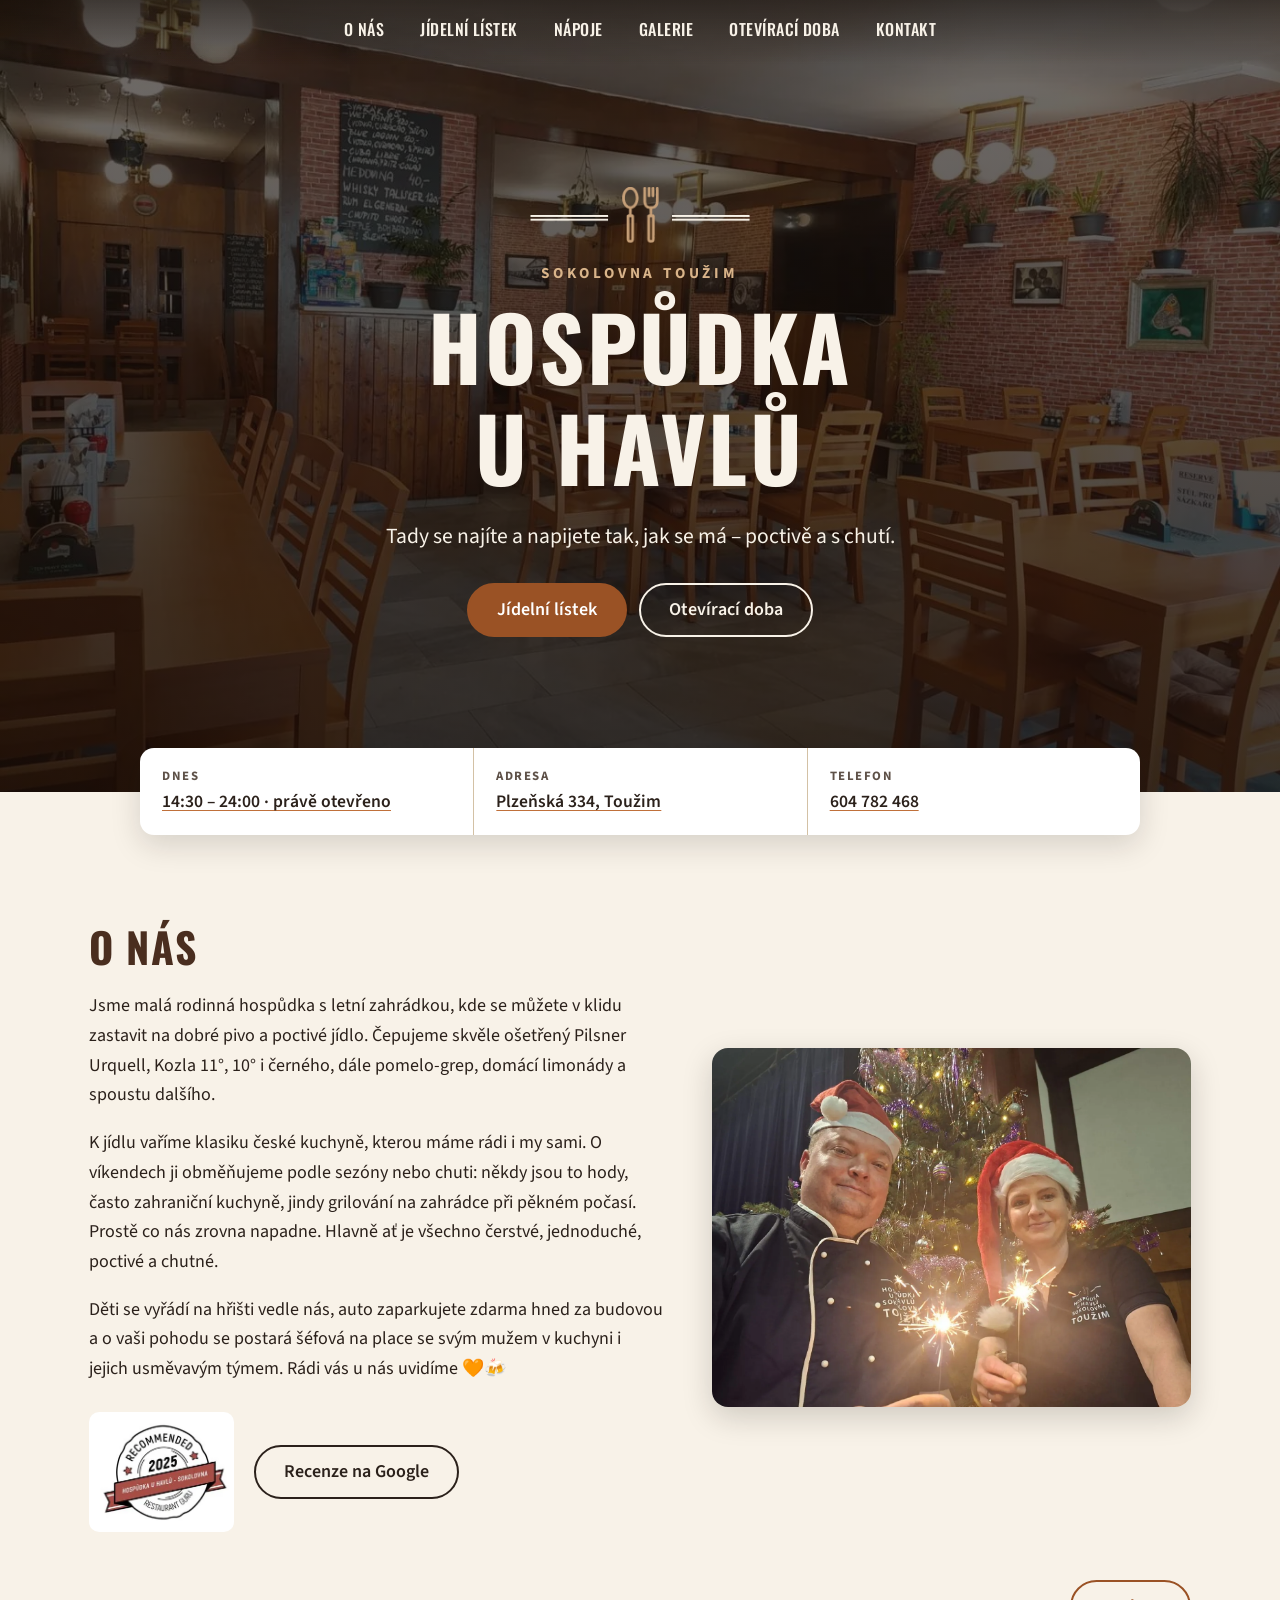
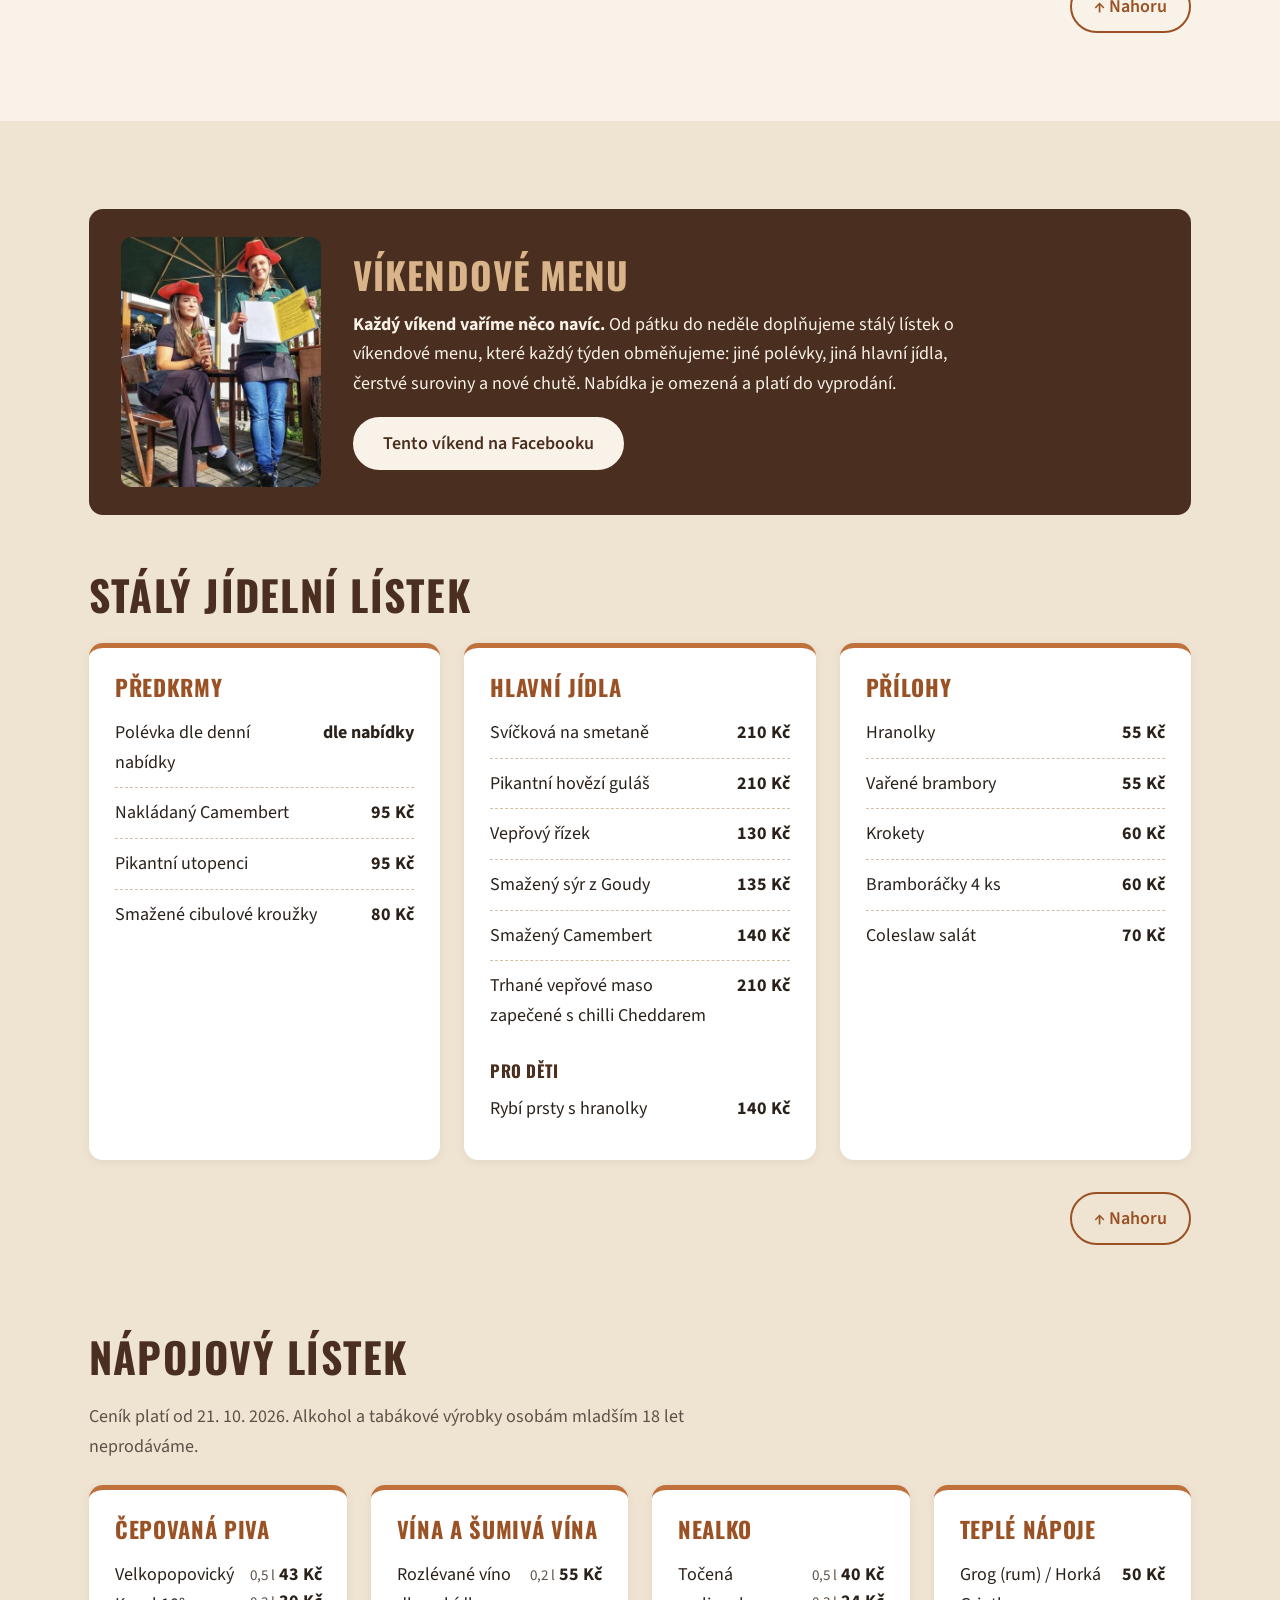
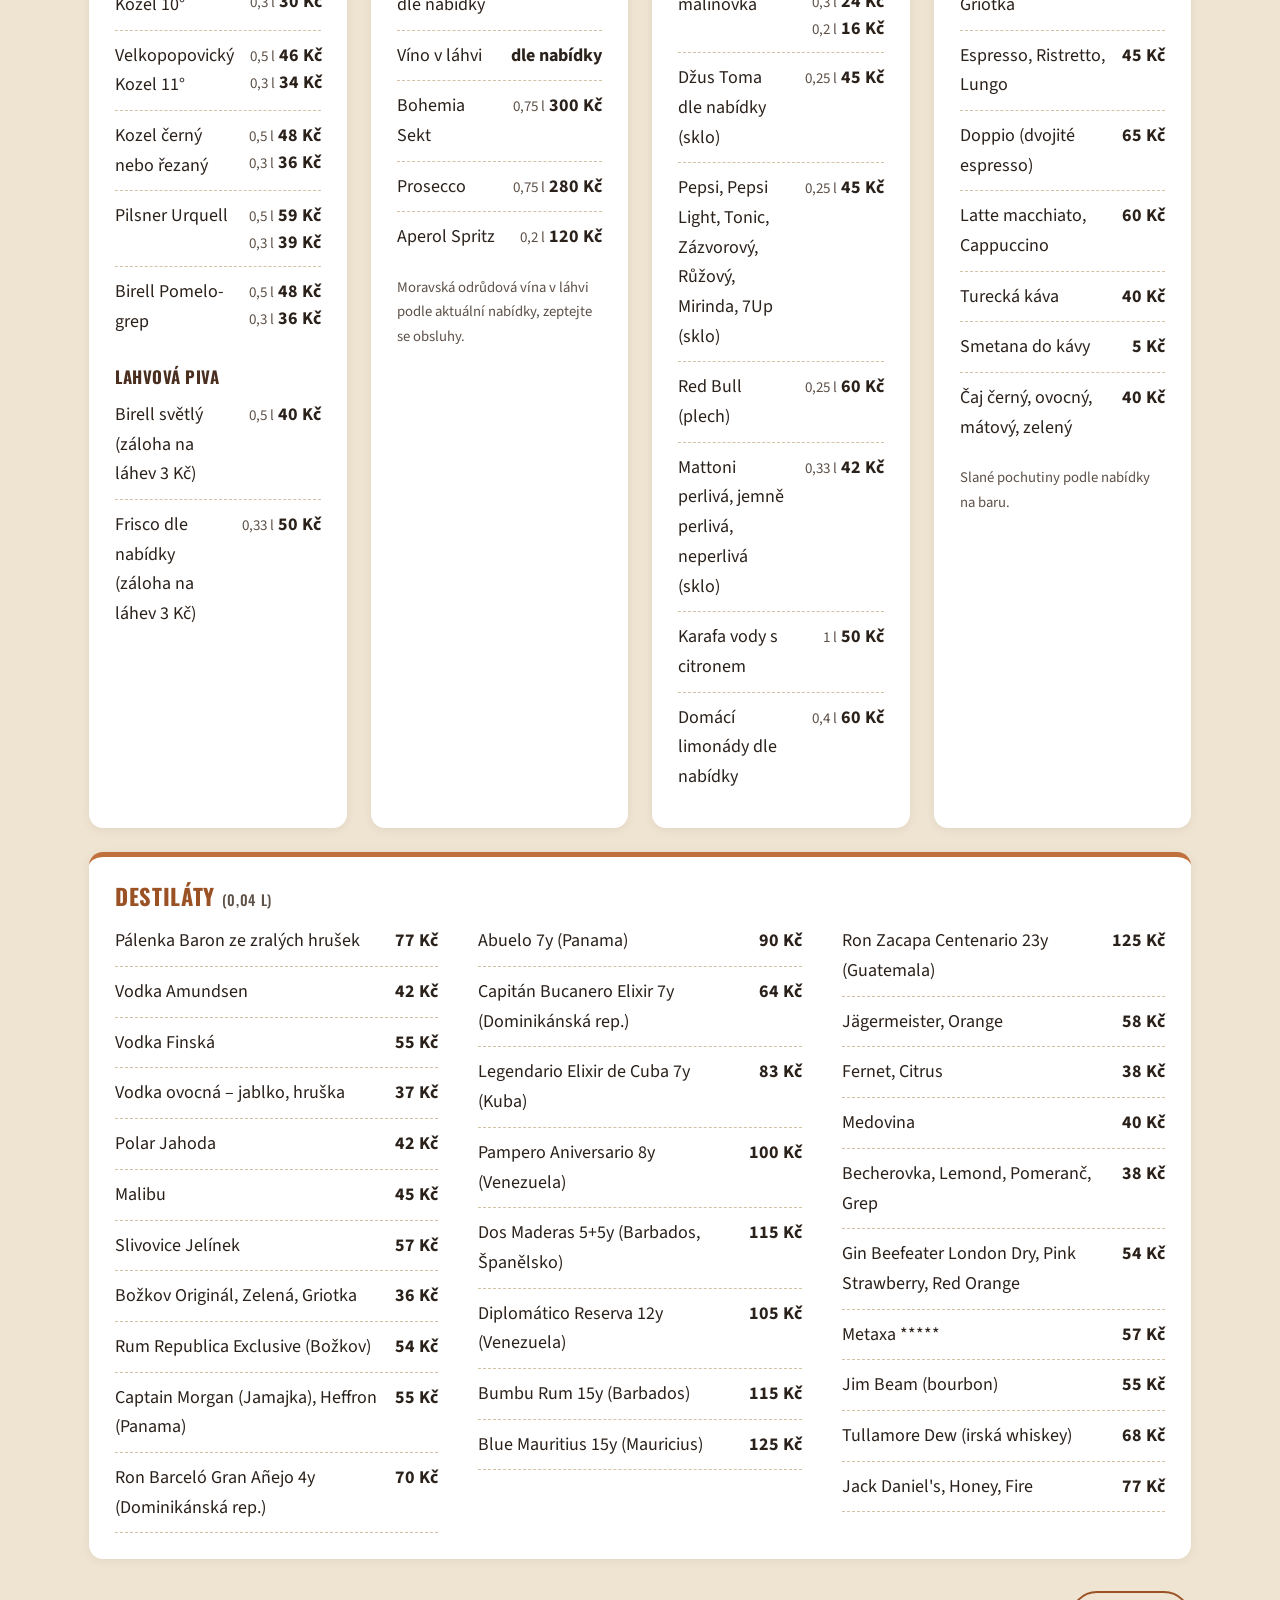
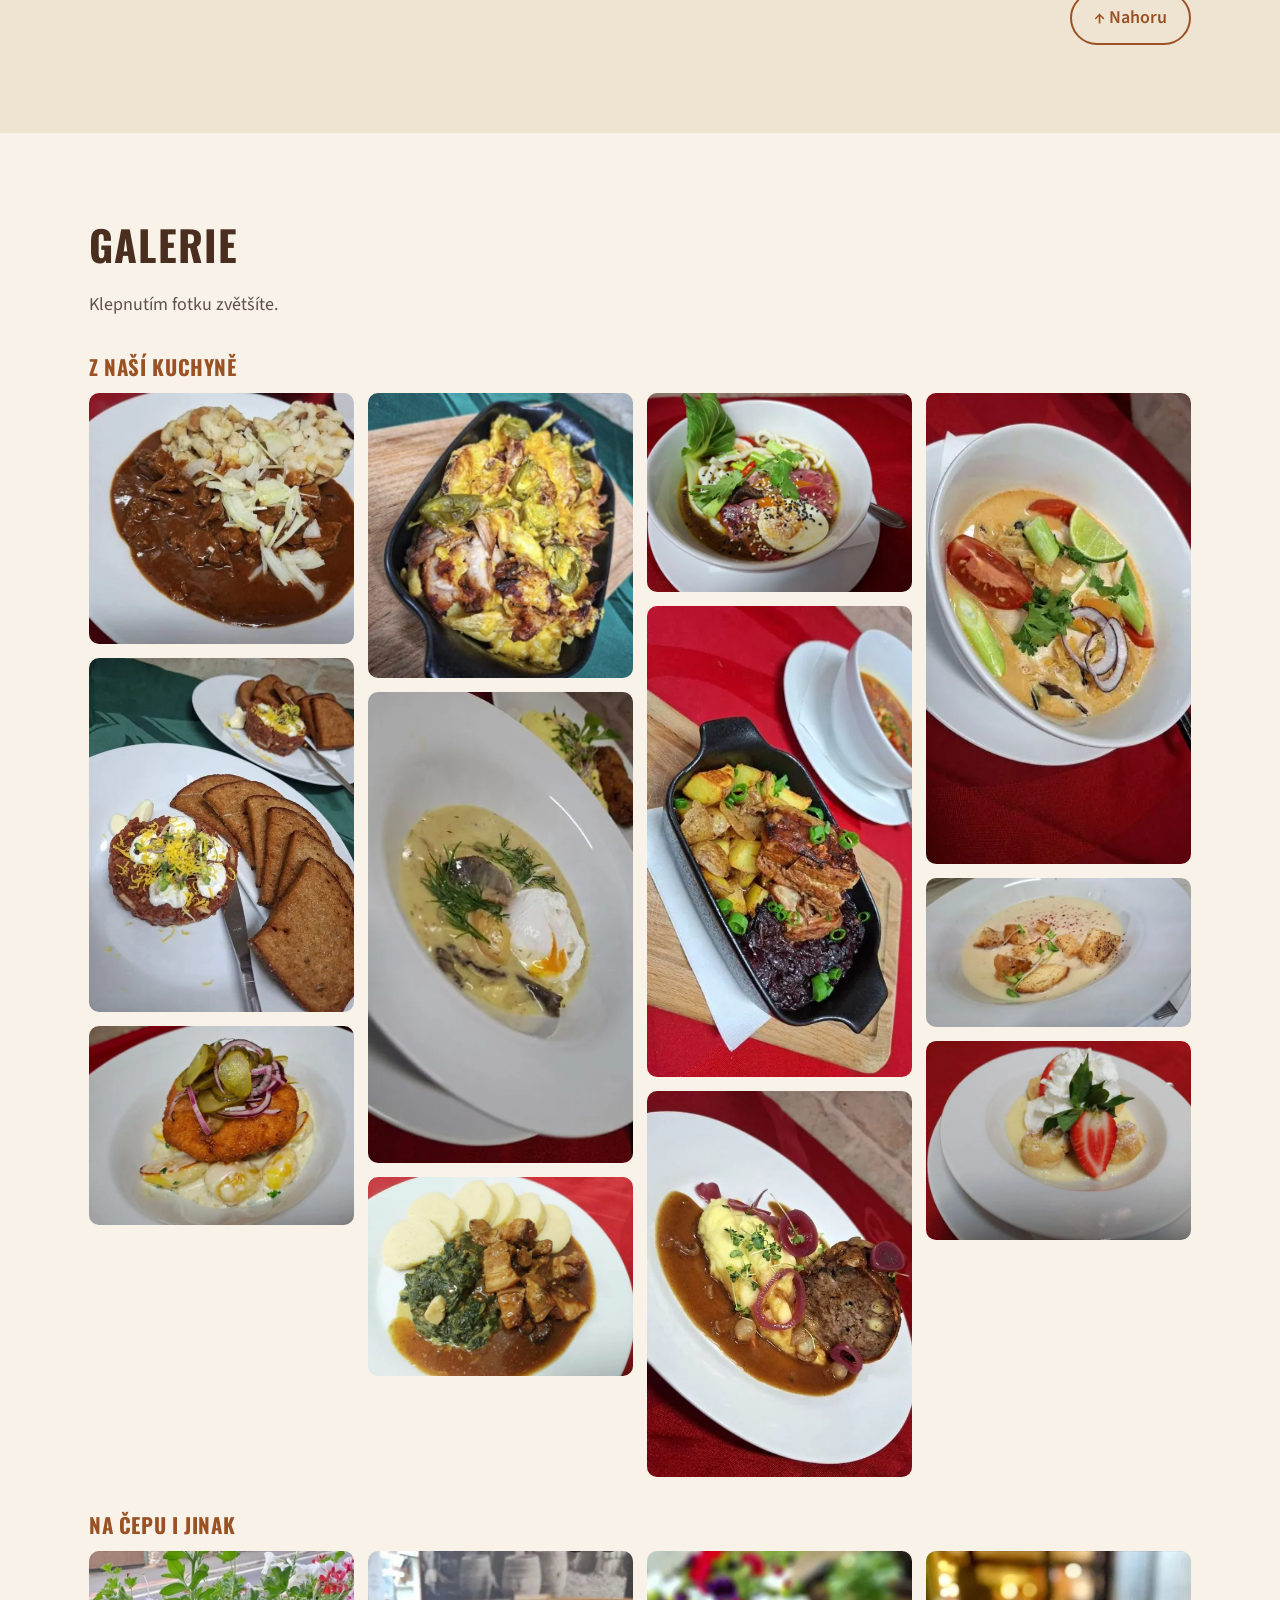
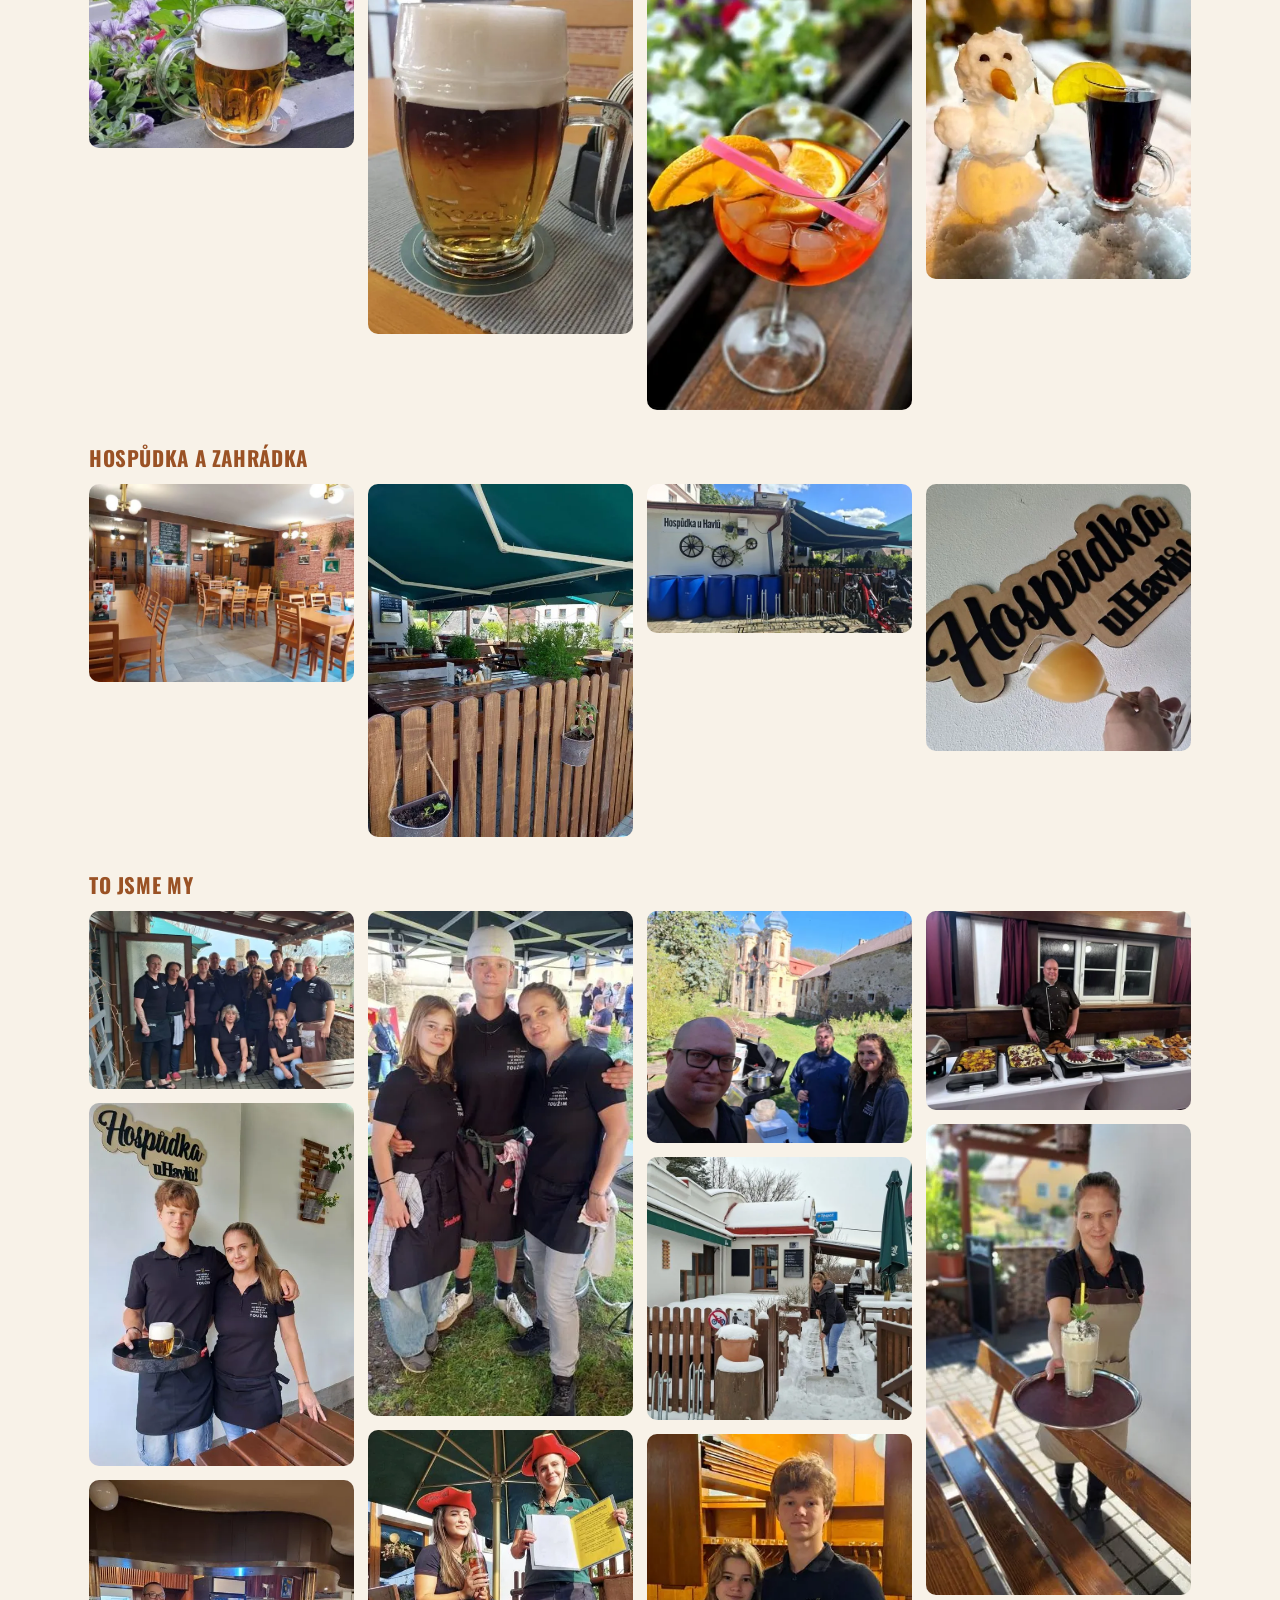
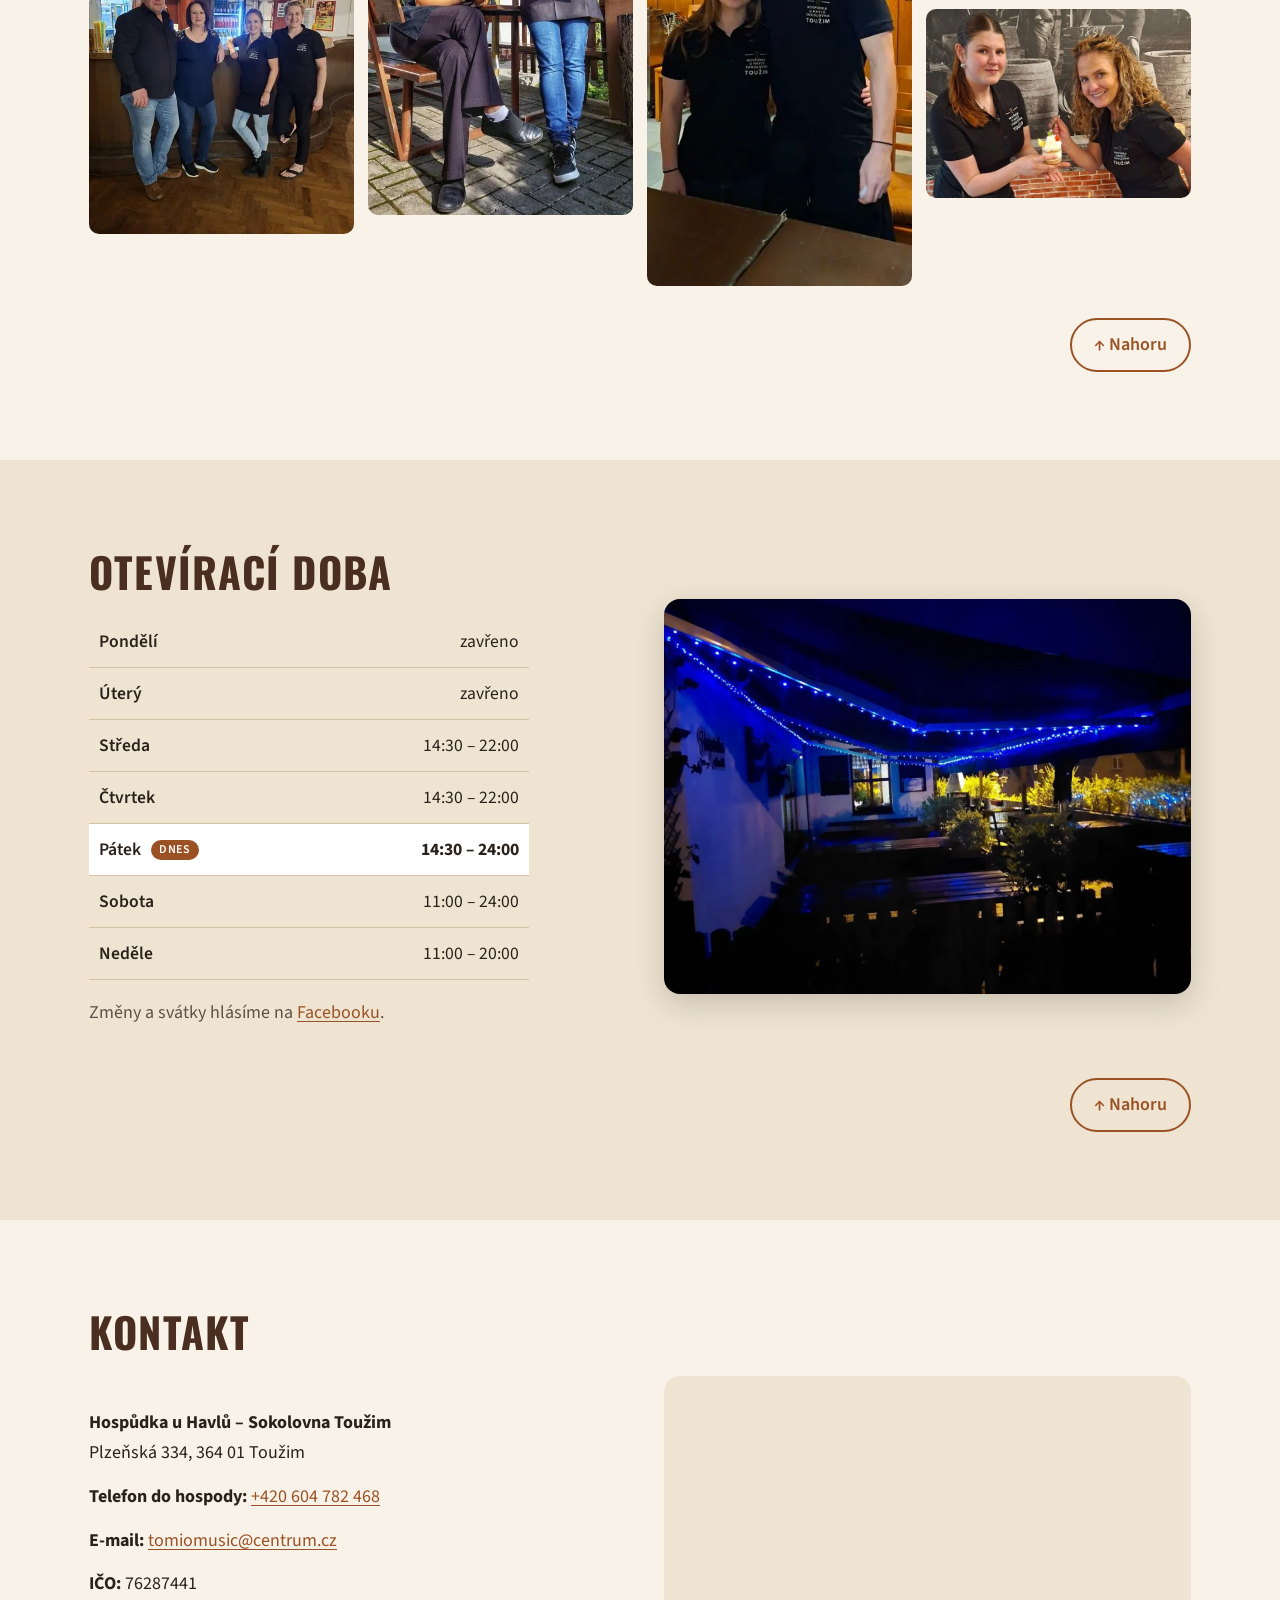
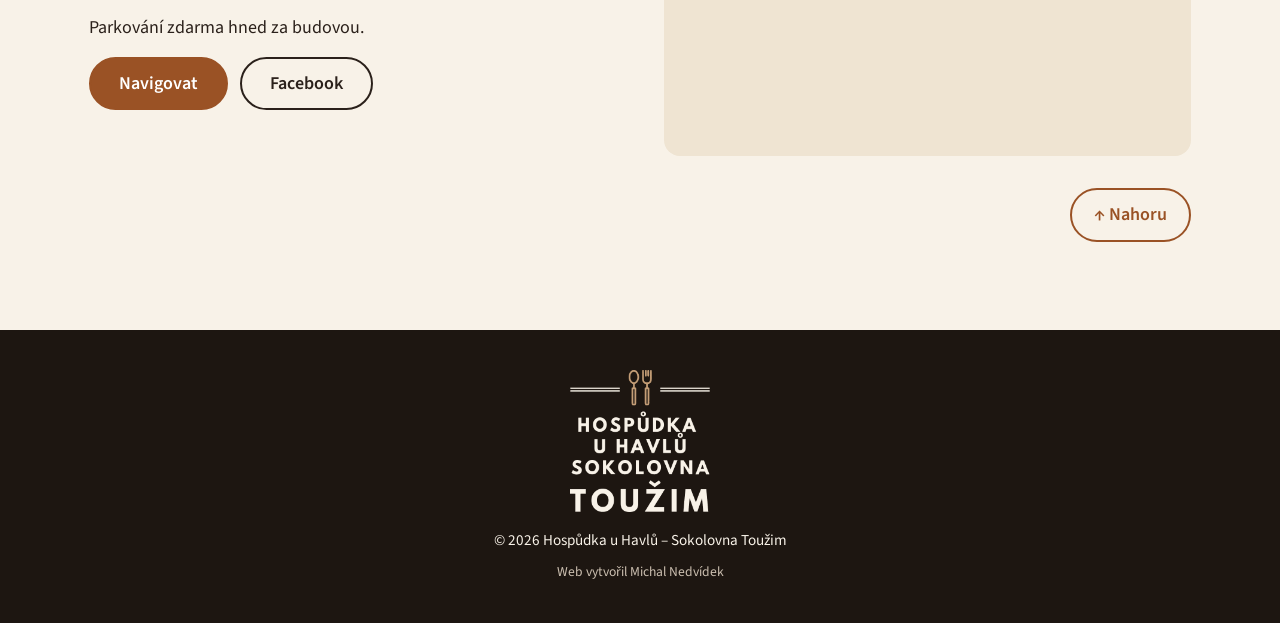
<file: index.html>
<!doctype html>
<html lang="cs">
<head>
  <meta charset="utf-8">
  <meta name="viewport" content="width=device-width, initial-scale=1">
  <title>Hospůdka u Havlů – Sokolovna Toužim</title>
  <meta name="description" content="Rodinná hospůdka v Sokolovně v Toužimi. Poctivá česká kuchyně, Pilsner Urquell a Kozel, letní zahrádka, dětské hřiště a parkování zdarma.">
  <meta name="theme-color" content="#1d1611">
  <link rel="canonical" href="https://hospudkauhavlu.cz/">
  <meta property="og:type" content="restaurant">
  <meta property="og:locale" content="cs_CZ">
  <meta property="og:url" content="https://hospudkauhavlu.cz/">
  <meta property="og:site_name" content="Hospůdka u Havlů">
  <meta property="og:title" content="Hospůdka u Havlů – Sokolovna Toužim">
  <meta property="og:description" content="Rodinná hospůdka s letní zahrádkou. Poctivá česká kuchyně, Pilsner Urquell a Kozel, víkendové speciality.">
  <meta property="og:image" content="https://hospudkauhavlu.cz/img/web/og-nahled.jpg">
  <meta property="og:image:width" content="1200">
  <meta property="og:image:height" content="630">
  <meta property="og:image:alt" content="Interiér Hospůdky u Havlů">
  <meta name="twitter:card" content="summary_large_image">
  <script type="application/ld+json">
  {
    "@context": "https://schema.org",
    "@type": "Restaurant",
    "name": "Hospůdka u Havlů – Sokolovna Toužim",
    "url": "https://hospudkauhavlu.cz/",
    "image": "https://hospudkauhavlu.cz/img/web/og-nahled.jpg",
    "logo": "https://hospudkauhavlu.cz/img/web/04-logo.jpg",
    "telephone": "+420604782468",
    "email": "tomiomusic@centrum.cz",
    "servesCuisine": "Česká kuchyně",
    "priceRange": "$$",
    "acceptsReservations": true,
    "menu": "https://hospudkauhavlu.cz/#jidelni-listek",
    "address": {
      "@type": "PostalAddress",
      "streetAddress": "Plzeňská 334",
      "addressLocality": "Toužim",
      "postalCode": "364 01",
      "addressCountry": "CZ"
    },
    "openingHoursSpecification": [
      { "@type": "OpeningHoursSpecification", "dayOfWeek": ["Wednesday", "Thursday"], "opens": "14:30", "closes": "22:00" },
      { "@type": "OpeningHoursSpecification", "dayOfWeek": "Friday", "opens": "14:30", "closes": "23:59" },
      { "@type": "OpeningHoursSpecification", "dayOfWeek": "Saturday", "opens": "11:00", "closes": "23:59" },
      { "@type": "OpeningHoursSpecification", "dayOfWeek": "Sunday", "opens": "11:00", "closes": "20:00" }
    ],
    "sameAs": ["https://www.facebook.com/restaurace.sokolovna.touzim/"]
  }
  </script>
  <link rel="icon" href="favicon.ico" sizes="32x32">
  <link rel="icon" href="img/web/ikona-192.png" type="image/png" sizes="192x192">
  <link rel="apple-touch-icon" href="img/web/ikona-180.png">
  <link rel="preload" href="fonts/source-sans-3-latin.woff2" as="font" type="font/woff2" crossorigin>
  <link rel="preload" href="fonts/oswald-latin.woff2" as="font" type="font/woff2" crossorigin>
  <link rel="preload" href="img/web/09-interier.webp" as="image" fetchpriority="high">
  <link rel="stylesheet" href="style.css?v=20261109">
</head>
<body>
  <a class="skip-link" href="#obsah">Přeskočit na obsah</a>

  <header class="topbar" id="topbar">
    <nav class="nav" aria-label="Hlavní menu">
      <button class="menu-toggle" type="button" aria-expanded="false" aria-controls="menu">Menu</button>
      <ul id="menu">
        <li><a href="#o-nas">O nás</a></li>
        <li><a href="#jidelni-listek">Jídelní lístek</a></li>
        <li><a href="#napojovy-listek">Nápoje</a></li>
        <li><a href="#galerie">Galerie</a></li>
        <li><a href="#oteviraci-doba">Otevírací doba</a></li>
        <li><a href="#kontakt">Kontakt</a></li>
      </ul>
    </nav>
  </header>

  <div class="hero" id="nahoru">
    <div class="hero-text">
      <img width="468" height="119" class="hero-icon" src="img/web/logo-ikona.png" alt="">
      <p class="eyebrow">Sokolovna Toužim</p>
      <h1>Hospůdka u&nbsp;Havlů</h1>
      <p class="lead">Tady se najíte a napijete tak, jak se má – poctivě a s chutí.</p>
      <div class="hero-buttons">
        <a href="#jidelni-listek" class="btn">Jídelní lístek</a>
        <a href="#oteviraci-doba" class="btn btn-ghost">Otevírací doba</a>
      </div>
    </div>
  </div>

  <main id="obsah">
    <ul class="quickinfo" aria-label="Rychlé informace">
      <li>
        <span class="qi-label">Dnes</span>
        <a href="#oteviraci-doba" id="dnes">Otevírací doba</a>
      </li>
      <li>
        <span class="qi-label">Adresa</span>
        <a href="https://www.google.com/maps/search/?api=1&amp;query=Hosp%C5%AFdka%20u%20Havl%C5%AF%20Sokolovna%2C%20Plze%C5%88sk%C3%A1%20334%2C%20To%C5%BEim" target="_blank" rel="noopener">Plzeňská 334, Toužim</a>
      </li>
      <li>
        <span class="qi-label">Telefon</span>
        <a href="tel:+420604782468">604 782 468</a>
      </li>
    </ul>

    <section id="o-nas" class="section about">
      <div class="about-text">
        <h2>O nás</h2>
        <p>Jsme malá rodinná hospůdka s letní zahrádkou, kde se můžete v klidu zastavit na dobré pivo a poctivé jídlo. Čepujeme skvěle ošetřený Pilsner Urquell, Kozla 11°, 10° i černého, dále pomelo-grep, domácí limonády a spoustu dalšího.</p>
        <p>K jídlu vaříme klasiku české kuchyně, kterou máme rádi i my sami. O víkendech ji obměňujeme podle sezóny nebo chuti: někdy jsou to hody, často zahraniční kuchyně, jindy grilování na zahrádce při pěkném počasí. Prostě co nás zrovna napadne. Hlavně ať je všechno čerstvé, jednoduché, poctivé a chutné.</p>
        <p>Děti se vyřádí na hřišti vedle nás, auto zaparkujete zdarma hned za budovou a o vaši pohodu se postará šéfová na place se svým mužem v kuchyni i jejich usměvavým týmem. Rádi vás u nás uvidíme 🧡🍻</p>
        <div class="badges">
          <img width="300" height="249" src="img/web/nahled/08-restaurant-guru-2025.webp" alt="Ocenění Restaurant Guru – doporučeno 2025" loading="lazy">
          <a class="btn btn-ghost-dark" href="https://www.google.com/maps/search/?api=1&query=Hosp%C5%AFdka%20u%20Havl%C5%AF%20Sokolovna%20To%C5%BEim" target="_blank" rel="noopener">Recenze na Google</a>
        </div>
      </div>
      <img width="1400" height="1050" class="about-photo" src="img/web/20-kuchar-obsluha-vanoce.webp" alt="Majitelé Hospůdky u Havlů" loading="lazy">
      <a href="#nahoru" class="section-top">↑ Nahoru</a>
    </section>

    <section id="jidelni-listek" class="section alt">
      <div class="inner">
        <div id="vikendove-menu" class="weekend">
          <img width="440" height="640" src="img/web/nahled/34-tym-vikendova-nabidka.webp" alt="Obsluha s víkendovou nabídkou na zahrádce" loading="lazy">
          <div>
            <h2>Víkendové menu</h2>
            <p><strong>Každý víkend vaříme něco navíc.</strong> Od pátku do neděle doplňujeme stálý lístek o víkendové menu, které každý týden obměňujeme: jiné polévky, jiná hlavní jídla, čerstvé suroviny a nové chutě. Nabídka je omezená a platí do vyprodání.</p>
            <p class="weekend-buttons"><a class="btn" href="https://www.facebook.com/restaurace.sokolovna.touzim/" target="_blank" rel="noopener">Tento víkend na Facebooku</a></p>
          </div>
        </div>
        <h2>Stálý jídelní lístek</h2>
        <div class="cards">
          <div class="card">
            <h3>Předkrmy</h3>
            <ul class="price-list">
              <li><span>Polévka dle denní nabídky</span><span>dle nabídky</span></li>
              <li><span>Nakládaný Camembert</span><span>95 Kč</span></li>
              <li><span>Pikantní utopenci</span><span>95 Kč</span></li>
              <li><span>Smažené cibulové kroužky</span><span>80 Kč</span></li>
            </ul>
          </div>
          <div class="card">
            <h3>Hlavní jídla</h3>
            <ul class="price-list">
              <li><span>Svíčková na smetaně</span><span>210 Kč</span></li>
              <li><span>Pikantní hovězí guláš</span><span>210 Kč</span></li>
              <li><span>Vepřový řízek</span><span>130 Kč</span></li>
              <li><span>Smažený sýr z Goudy</span><span>135 Kč</span></li>
              <li><span>Smažený Camembert</span><span>140 Kč</span></li>
              <li><span>Trhané vepřové maso zapečené s chilli Cheddarem</span><span>210 Kč</span></li>
            </ul>
            <h4>Pro děti</h4>
            <ul class="price-list">
              <li><span>Rybí prsty s hranolky</span><span>140 Kč</span></li>
            </ul>
          </div>
          <div class="card">
            <h3>Přílohy</h3>
            <ul class="price-list">
              <li><span>Hranolky</span><span>55 Kč</span></li>
              <li><span>Vařené brambory</span><span>55 Kč</span></li>
              <li><span>Krokety</span><span>60 Kč</span></li>
              <li><span>Bramboráčky 4 ks</span><span>60 Kč</span></li>
              <li><span>Coleslaw salát</span><span>70 Kč</span></li>
            </ul>
          </div>
        </div>
      </div>
      <a href="#nahoru" class="section-top">↑ Nahoru</a>
    </section>

    <section id="napojovy-listek" class="section alt joined">
      <div class="inner">
        <h2>Nápojový lístek</h2>
        <p class="note">Ceník platí od 21. 10. 2026. Alkohol a tabákové výrobky osobám mladším 18 let neprodáváme.</p>
        <div class="cards">
          <div class="card">
            <h3>Čepovaná piva</h3>
            <ul class="price-list">
              <li><span>Velkopopovický Kozel 10°</span><span class="sizes"><small>0,5 l</small> 43 Kč<br><small>0,3 l</small> 30 Kč</span></li>
              <li><span>Velkopopovický Kozel 11°</span><span class="sizes"><small>0,5 l</small> 46 Kč<br><small>0,3 l</small> 34 Kč</span></li>
              <li><span>Kozel černý nebo řezaný</span><span class="sizes"><small>0,5 l</small> 48 Kč<br><small>0,3 l</small> 36 Kč</span></li>
              <li><span>Pilsner Urquell</span><span class="sizes"><small>0,5 l</small> 59 Kč<br><small>0,3 l</small> 39 Kč</span></li>
              <li><span>Birell Pomelo-grep</span><span class="sizes"><small>0,5 l</small> 48 Kč<br><small>0,3 l</small> 36 Kč</span></li>
            </ul>
            <h4>Lahvová piva</h4>
            <ul class="price-list">
              <li><span>Birell světlý (záloha na láhev 3 Kč)</span><span class="sizes"><small>0,5 l</small> 40 Kč</span></li>
              <li><span>Frisco dle nabídky (záloha na láhev 3 Kč)</span><span class="sizes"><small>0,33 l</small> 50 Kč</span></li>
            </ul>
          </div>
          <div class="card">
            <h3>Vína a šumivá vína</h3>
            <ul class="price-list">
              <li><span>Rozlévané víno dle nabídky</span><span class="sizes"><small>0,2 l</small> 55 Kč</span></li>
              <li><span>Víno v láhvi</span><span>dle nabídky</span></li>
              <li><span>Bohemia Sekt</span><span class="sizes"><small>0,75 l</small> 300 Kč</span></li>
              <li><span>Prosecco</span><span class="sizes"><small>0,75 l</small> 280 Kč</span></li>
              <li><span>Aperol Spritz</span><span class="sizes"><small>0,2 l</small> 120 Kč</span></li>
            </ul>
            <p class="card-note">Moravská odrůdová vína v láhvi podle aktuální nabídky, zeptejte se obsluhy.</p>
          </div>
          <div class="card">
            <h3>Nealko</h3>
            <ul class="price-list">
              <li><span>Točená malinovka</span><span class="sizes"><small>0,5 l</small> 40 Kč<br><small>0,3 l</small> 24 Kč<br><small>0,2 l</small> 16 Kč</span></li>
              <li><span>Džus Toma dle nabídky (sklo)</span><span class="sizes"><small>0,25 l</small> 45 Kč</span></li>
              <li><span>Pepsi, Pepsi Light, Tonic, Zázvorový, Růžový, Mirinda, 7Up (sklo)</span><span class="sizes"><small>0,25 l</small> 45 Kč</span></li>
              <li><span>Red Bull (plech)</span><span class="sizes"><small>0,25 l</small> 60 Kč</span></li>
              <li><span>Mattoni perlivá, jemně perlivá, neperlivá (sklo)</span><span class="sizes"><small>0,33 l</small> 42 Kč</span></li>
              <li><span>Karafa vody s citronem</span><span class="sizes"><small>1 l</small> 50 Kč</span></li>
              <li><span>Domácí limonády dle nabídky</span><span class="sizes"><small>0,4 l</small> 60 Kč</span></li>
            </ul>
          </div>
          <div class="card">
            <h3>Teplé nápoje</h3>
            <ul class="price-list">
              <li><span>Grog (rum) / Horká Griotka</span><span>50 Kč</span></li>
              <li><span>Espresso, Ristretto, Lungo</span><span>45 Kč</span></li>
              <li><span>Doppio (dvojité espresso)</span><span>65 Kč</span></li>
              <li><span>Latte macchiato, Cappuccino</span><span>60 Kč</span></li>
              <li><span>Turecká káva</span><span>40 Kč</span></li>
              <li><span>Smetana do kávy</span><span>5 Kč</span></li>
              <li><span>Čaj černý, ovocný, mátový, zelený</span><span>40 Kč</span></li>
            </ul>
            <p class="card-note">Slané pochutiny podle nabídky na baru.</p>
          </div>
          <div class="card card-wide">
            <h3>Destiláty <small>(0,04 l)</small></h3>
            <ul class="price-list">
              <li><span>Pálenka Baron ze zralých hrušek</span><span>77 Kč</span></li>
              <li><span>Vodka Amundsen</span><span>42 Kč</span></li>
              <li><span>Vodka Finská</span><span>55 Kč</span></li>
              <li><span>Vodka ovocná – jablko, hruška</span><span>37 Kč</span></li>
              <li><span>Polar Jahoda</span><span>42 Kč</span></li>
              <li><span>Malibu</span><span>45 Kč</span></li>
              <li><span>Slivovice Jelínek</span><span>57 Kč</span></li>
              <li><span>Božkov Originál, Zelená, Griotka</span><span>36 Kč</span></li>
              <li><span>Rum Republica Exclusive (Božkov)</span><span>54 Kč</span></li>
              <li><span>Captain Morgan (Jamajka), Heffron (Panama)</span><span>55 Kč</span></li>
              <li><span>Ron Barceló Gran Añejo 4y (Dominikánská rep.)</span><span>70 Kč</span></li>
              <li><span>Abuelo 7y (Panama)</span><span>90 Kč</span></li>
              <li><span>Capitán Bucanero Elixir 7y (Dominikánská rep.)</span><span>64 Kč</span></li>
              <li><span>Legendario Elixir de Cuba 7y (Kuba)</span><span>83 Kč</span></li>
              <li><span>Pampero Aniversario 8y (Venezuela)</span><span>100 Kč</span></li>
              <li><span>Dos Maderas 5+5y (Barbados, Španělsko)</span><span>115 Kč</span></li>
              <li><span>Diplomático Reserva 12y (Venezuela)</span><span>105 Kč</span></li>
              <li><span>Bumbu Rum 15y (Barbados)</span><span>115 Kč</span></li>
              <li><span>Blue Mauritius 15y (Mauricius)</span><span>125 Kč</span></li>
              <li><span>Ron Zacapa Centenario 23y (Guatemala)</span><span>125 Kč</span></li>
              <li><span>Jägermeister, Orange</span><span>58 Kč</span></li>
              <li><span>Fernet, Citrus</span><span>38 Kč</span></li>
              <li><span>Medovina</span><span>40 Kč</span></li>
              <li><span>Becherovka, Lemond, Pomeranč, Grep</span><span>38 Kč</span></li>
              <li><span>Gin Beefeater London Dry, Pink Strawberry, Red Orange</span><span>54 Kč</span></li>
              <li><span>Metaxa *****</span><span>57 Kč</span></li>
              <li><span>Jim Beam (bourbon)</span><span>55 Kč</span></li>
              <li><span>Tullamore Dew (irská whiskey)</span><span>68 Kč</span></li>
              <li><span>Jack Daniel's, Honey, Fire</span><span>77 Kč</span></li>
            </ul>
          </div>
        </div>
      </div>
      <a href="#nahoru" class="section-top">↑ Nahoru</a>
    </section>




    <section id="galerie" class="section">
      <h2>Galerie</h2>
      <p class="note">Klepnutím fotku zvětšíte.</p>
      <h3 class="gallery-title">Z naší kuchyně</h3>
      <div class="gallery">
        <img width="640" height="606" src="img/web/nahled/27-gulas-knedlik.webp" data-full="img/web/27-gulas-knedlik.webp" alt="Hovězí guláš se špekovým knedlíkem" loading="lazy">
        <img width="480" height="640" src="img/web/nahled/18-tatarak.webp" data-full="img/web/18-tatarak.webp" alt="Tatarák s topinkami" loading="lazy">
        <img width="640" height="481" src="img/web/nahled/14-rizek-bramborovy-salat.webp" data-full="img/web/14-rizek-bramborovy-salat.webp" alt="Holandský řízek s noky a koprovou omáčkou" loading="lazy">
        <img width="596" height="640" src="img/web/nahled/28-trhane-maso-cheddar.webp" data-full="img/web/28-trhane-maso-cheddar.webp" alt="Trhané vepřové s chilli Cheddarem" loading="lazy">
        <img width="360" height="640" src="img/web/nahled/17-kulajda.webp" data-full="img/web/17-kulajda.webp" alt="Kulajda se ztraceným vejcem" loading="lazy">
        <img width="640" height="480" src="img/web/nahled/12-bucek-spenat-knedlik.webp" data-full="img/web/12-bucek-spenat-knedlik.webp" alt="Vepřové výpečky se špenátem a bramborovým knedlíkem" loading="lazy">
        <img width="640" height="480" src="img/web/nahled/13-ramen.webp" data-full="img/web/13-ramen.webp" alt="Ramen" loading="lazy">
        <img width="360" height="640" src="img/web/nahled/22-bucek-zeli-brambory.webp" data-full="img/web/22-bucek-zeli-brambory.webp" alt="Vepřové výpečky se zelím a opékanými brambory" loading="lazy">
        <img width="439" height="640" src="img/web/nahled/24-sekana-kase.webp" data-full="img/web/24-sekana-kase.webp" alt="Sekaná s bramborovou kaší" loading="lazy">
        <img width="360" height="640" src="img/web/nahled/25-thajska-polevka.webp" data-full="img/web/25-thajska-polevka.webp" alt="Thajská polévka" loading="lazy">
        <img width="640" height="360" src="img/web/nahled/26-kremova-polevka.webp" data-full="img/web/26-kremova-polevka.webp" alt="Krémová polévka s krutony" loading="lazy">
        <img width="640" height="480" src="img/web/nahled/06-dezert-veternicky.webp" data-full="img/web/06-dezert-veternicky.webp" alt="Dezert s jahodami a šlehačkou" loading="lazy">
      </div>

      <h3 class="gallery-title">Na čepu i jinak</h3>
      <div class="gallery">
        <img width="640" height="474" src="img/web/nahled/03-pivo-kvetiny.webp" data-full="img/web/03-pivo-kvetiny.webp" alt="Pilsner Urquell na zahrádce" loading="lazy">
        <img width="443" height="640" src="img/web/nahled/19-rezane-pivo.webp" data-full="img/web/19-rezane-pivo.webp" alt="Řezané pivo" loading="lazy">
        <img width="370" height="640" src="img/web/nahled/23-aperol-spritz.webp" data-full="img/web/23-aperol-spritz.webp" alt="Aperol Spritz" loading="lazy">
        <img width="518" height="640" src="img/web/nahled/15-svarak-snehulak.webp" data-full="img/web/15-svarak-snehulak.webp" alt="Svařák v zimě" loading="lazy">
      </div>

      <h3 class="gallery-title">Hospůdka a zahrádka</h3>
      <div class="gallery">
        <img width="640" height="480" src="img/web/nahled/09-interier.webp" data-full="img/web/09-interier.webp" alt="Interiér hospůdky" loading="lazy">
        <img width="480" height="640" src="img/web/nahled/10-zahradka-den.webp" data-full="img/web/10-zahradka-den.webp" alt="Letní zahrádka" loading="lazy">
        <img width="640" height="360" src="img/web/nahled/29-predni-strana-kola.webp" data-full="img/web/29-predni-strana-kola.webp" alt="Hospůdka u Havlů zvenku se stojany na kola" loading="lazy">
        <img width="635" height="640" src="img/web/nahled/01-cedule-sklenka.webp" data-full="img/web/01-cedule-sklenka.webp" alt="Cedule Hospůdka u Havlů" loading="lazy">
      </div>

      <h3 class="gallery-title">To jsme my</h3>
      <div class="gallery">
        <img width="640" height="429" src="img/web/nahled/30-cely-tym.webp" data-full="img/web/30-cely-tym.webp" alt="Celý tým Hospůdky u Havlů" loading="lazy">
        <img width="466" height="640" src="img/web/nahled/31-tym-pivo-cedule.webp" data-full="img/web/31-tym-pivo-cedule.webp" alt="Obsluha s pivem pod cedulí Hospůdka u Havlů" loading="lazy">
        <img width="480" height="640" src="img/web/nahled/32-tym-u-baru.webp" data-full="img/web/32-tym-u-baru.webp" alt="Tým u baru" loading="lazy">
        <img width="336" height="640" src="img/web/nahled/33-tym-na-akci.webp" data-full="img/web/33-tym-na-akci.webp" alt="Naše obsluha na venkovní akci" loading="lazy">
        <img width="440" height="640" src="img/web/nahled/34-tym-vikendova-nabidka.webp" data-full="img/web/34-tym-vikendova-nabidka.webp" alt="Obsluha s víkendovou nabídkou na zahrádce" loading="lazy">
        <img width="640" height="561" src="img/web/nahled/35-tym-grilovani-skoky.webp" data-full="img/web/35-tym-grilovani-skoky.webp" alt="Grilujeme venku u barokního kostela" loading="lazy">
        <img width="640" height="634" src="img/web/nahled/36-obsluha-snih.webp" data-full="img/web/36-obsluha-snih.webp" alt="Odklízení sněhu před hospůdkou" loading="lazy">
        <img width="375" height="640" src="img/web/nahled/37-obsluha-interier.webp" data-full="img/web/37-obsluha-interier.webp" alt="Mladá obsluha v sále Sokolovny" loading="lazy">
        <img width="640" height="480" src="img/web/nahled/16-kuchar-raut.webp" data-full="img/web/16-kuchar-raut.webp" alt="Kuchař u připraveného rautu" loading="lazy">
        <img width="360" height="640" src="img/web/nahled/05-obsluha-frape.webp" data-full="img/web/05-obsluha-frape.webp" alt="Obsluha s frapé na zahrádce" loading="lazy">
        <img width="640" height="457" src="img/web/nahled/21-obsluha-dezert.webp" data-full="img/web/21-obsluha-dezert.webp" alt="Náš tým s dezertem" loading="lazy">
      </div>
      <a href="#nahoru" class="section-top">↑ Nahoru</a>
    </section>

    <section id="oteviraci-doba" class="section alt">
      <div class="inner two-col">
        <div>
          <h2>Otevírací doba</h2>
          <!-- potvrzeno podle Facebooku 19. 10. 2026; při změně stačí upravit tuto tabulku (a openingHoursSpecification v hlavičce pro Google) -->
          <table class="hours">
            <caption class="visually-hidden">Otevírací doba podle dnů</caption>
            <tr data-den="1"><th scope="row">Pondělí</th><td>zavřeno</td></tr>
            <tr data-den="2"><th scope="row">Úterý</th><td>zavřeno</td></tr>
            <tr data-den="3"><th scope="row">Středa</th><td>14:30 – 22:00</td></tr>
            <tr data-den="4"><th scope="row">Čtvrtek</th><td>14:30 – 22:00</td></tr>
            <tr data-den="5"><th scope="row">Pátek</th><td>14:30 – 24:00</td></tr>
            <tr data-den="6"><th scope="row">Sobota</th><td>11:00 – 24:00</td></tr>
            <tr data-den="0"><th scope="row">Neděle</th><td>11:00 – 20:00</td></tr>
          </table>
          <p class="note">Změny a svátky hlásíme na <a href="https://www.facebook.com/restaurace.sokolovna.touzim/" target="_blank" rel="noopener">Facebooku</a>.</p>
        </div>
        <img width="1400" height="1050" src="img/web/11-zahradka-noc.webp" alt="Zahrádka večer" loading="lazy" class="rounded">
      </div>
      <a href="#nahoru" class="section-top">↑ Nahoru</a>
    </section>

    <section id="kontakt" class="section">
      <h2>Kontakt</h2>
      <div class="two-col">
        <div class="contact">
          <p><strong>Hospůdka u Havlů – Sokolovna Toužim</strong><br>Plzeňská 334, 364 01 Toužim</p>
          <p><strong>Telefon do hospody:</strong> <a href="tel:+420604782468">+420 604 782 468</a></p>
          <p><strong>E-mail:</strong> <a href="mailto:tomiomusic@centrum.cz">tomiomusic@centrum.cz</a></p>
          <p><strong>IČO:</strong> 76287441</p>
          <p>Parkování zdarma hned za budovou.</p>
          <p class="contact-buttons">
            <a class="btn" href="https://www.google.com/maps/dir/?api=1&amp;destination=Hosp%C5%AFdka%20u%20Havl%C5%AF%20Sokolovna%2C%20Plze%C5%88sk%C3%A1%20334%2C%20To%C5%BEim" target="_blank" rel="noopener">Navigovat</a>
            <a class="btn btn-ghost-dark" href="https://www.facebook.com/restaurace.sokolovna.touzim/" target="_blank" rel="noopener">Facebook</a>
          </p>
        </div>
        <iframe class="map" title="Mapa – Plzeňská 334, Toužim" loading="lazy"
          src="https://maps.google.com/maps?q=Plze%C5%88sk%C3%A1%20334%2C%20364%2001%20To%C5%BEim&z=16&output=embed"></iframe>
      </div>
      <a href="#nahoru" class="section-top">↑ Nahoru</a>
    </section>
  </main>

  <footer class="footer">
    <img width="468" height="474" src="img/web/logo-svetle.png" alt="Logo Hospůdka u Havlů, Sokolovna Toužim">
    <p>&copy; <span id="rok">2026</span> Hospůdka u Havlů – Sokolovna Toužim</p>
    <p class="credit">Web vytvořil Michal Nedvídek</p>
  </footer>

  <a href="#nahoru" class="to-top" aria-label="Zpět nahoru" title="Zpět nahoru">↑</a>

  <div class="lightbox" role="dialog" aria-modal="true" aria-label="Zvětšená fotka" hidden>
    <button class="lightbox-close" type="button" aria-label="Zavřít">×</button>
    <img alt="">
    <p></p>
  </div>

  <script>
    document.getElementById('rok').textContent = new Date().getFullYear();

    // Lišta s menu: po odrolování ztmavne, na mobilu se rozbaluje tlačítkem
    const topbar = document.getElementById('topbar');
    const toTop = document.querySelector('.to-top');
    const menuToggle = document.querySelector('.menu-toggle');
    const onScroll = () => {
      topbar.classList.toggle('scrolled', window.scrollY > 40);
      toTop.classList.toggle('visible', window.scrollY > 600);
    };
    window.addEventListener('scroll', onScroll, { passive: true });
    onScroll();
    const setMenu = open => {
      topbar.classList.toggle('menu-open', open);
      menuToggle.setAttribute('aria-expanded', open);
      menuToggle.textContent = open ? 'Zavřít' : 'Menu';
    };
    menuToggle.addEventListener('click', () => setMenu(!topbar.classList.contains('menu-open')));
    document.querySelectorAll('#menu a').forEach(a => a.addEventListener('click', () => setMenu(false)));

    // Dnešní otevírací doba se čte přímo z tabulky Otevírací doba (jediné místo, kde se doba mění).
    const now = new Date();
    const den = now.getDay();
    const radek = document.querySelector(`.hours tr[data-den="${den}"]`);
    const casy = radek ? radek.querySelector('td').textContent.match(/(\d{1,2}:\d{2})\s*–\s*(\d{1,2}:\d{2})/) : null;
    const minuty = t => { const [h, m] = t.split(':').map(Number); return h * 60 + m; };
    const ted = now.getHours() * 60 + now.getMinutes();
    const dnesEl = document.getElementById('dnes');
    if (!casy) {
      dnesEl.textContent = 'Dnes máme zavřeno';
    } else {
      const otevreno = ted >= minuty(casy[1]) && ted < minuty(casy[2]);
      dnesEl.textContent = `${casy[1]} – ${casy[2]}` + (otevreno ? ' · právě otevřeno' : '');
    }
    if (radek) { radek.classList.add('today'); radek.querySelector('th').insertAdjacentHTML('beforeend', ' <span class="today-tag">dnes</span>'); }

    // Zvětšení fotky z galerie: klik (nebo Enter) otevře, další klik, křížek nebo Esc zavře
    const lightbox = document.querySelector('.lightbox');
    const lbImg = lightbox.querySelector('img');
    const lbText = lightbox.querySelector('p');
    let lastFocus = null;
    const openLightbox = img => {
      lastFocus = img;
      lbImg.src = img.dataset.full || img.src;
      lbImg.alt = img.alt;
      lbText.textContent = img.alt;
      lightbox.hidden = false;
      requestAnimationFrame(() => lightbox.classList.add('open'));
      document.body.classList.add('no-scroll');
      lightbox.querySelector('.lightbox-close').focus();
    };
    const closeLightbox = () => {
      if (lightbox.hidden) return;
      lightbox.classList.remove('open');
      lightbox.hidden = true;
      document.body.classList.remove('no-scroll');
      if (lastFocus) lastFocus.focus();
    };
    document.querySelectorAll('.gallery img').forEach(img => {
      img.tabIndex = 0;
      img.setAttribute('role', 'button');
      img.setAttribute('aria-label', 'Zvětšit fotku: ' + img.alt);
      img.addEventListener('click', () => openLightbox(img));
      img.addEventListener('keydown', e => { if (e.key === 'Enter' || e.key === ' ') { e.preventDefault(); openLightbox(img); } });
    });
    lightbox.addEventListener('click', closeLightbox);
    document.addEventListener('keydown', e => { if (e.key === 'Escape') { closeLightbox(); setMenu(false); } });
  </script>
</body>
</html>
</file>
<file: style.css>
/* Písma uložená přímo na webu (Oswald, Source Sans 3 – licence SIL Open Font License) */
/* Oswald 500 latin-ext */
@font-face {
  font-family: 'Oswald';
  font-style: normal;
  font-weight: 500;
  font-display: swap;
  src: url(fonts/oswald-latin-ext.woff2) format('woff2');
  unicode-range: U+0100-02BA, U+02BD-02C5, U+02C7-02CC, U+02CE-02D7, U+02DD-02FF, U+0304, U+0308, U+0329, U+1D00-1DBF, U+1E00-1E9F, U+1EF2-1EFF, U+2020, U+20A0-20AB, U+20AD-20C4, U+2113, U+2C60-2C7F, U+A720-A7FF;
}
/* Oswald 500 latin */
@font-face {
  font-family: 'Oswald';
  font-style: normal;
  font-weight: 500;
  font-display: swap;
  src: url(fonts/oswald-latin.woff2) format('woff2');
  unicode-range: U+0000-00FF, U+0131, U+0152-0153, U+02BB-02BC, U+02C6, U+02DA, U+02DC, U+0304, U+0308, U+0329, U+2000-206F, U+20AC, U+2122, U+2191, U+2193, U+2212, U+2215, U+FEFF, U+FFFD;
}
/* Oswald 700 latin-ext */
@font-face {
  font-family: 'Oswald';
  font-style: normal;
  font-weight: 700;
  font-display: swap;
  src: url(fonts/oswald-latin-ext.woff2) format('woff2');
  unicode-range: U+0100-02BA, U+02BD-02C5, U+02C7-02CC, U+02CE-02D7, U+02DD-02FF, U+0304, U+0308, U+0329, U+1D00-1DBF, U+1E00-1E9F, U+1EF2-1EFF, U+2020, U+20A0-20AB, U+20AD-20C4, U+2113, U+2C60-2C7F, U+A720-A7FF;
}
/* Oswald 700 latin */
@font-face {
  font-family: 'Oswald';
  font-style: normal;
  font-weight: 700;
  font-display: swap;
  src: url(fonts/oswald-latin.woff2) format('woff2');
  unicode-range: U+0000-00FF, U+0131, U+0152-0153, U+02BB-02BC, U+02C6, U+02DA, U+02DC, U+0304, U+0308, U+0329, U+2000-206F, U+20AC, U+2122, U+2191, U+2193, U+2212, U+2215, U+FEFF, U+FFFD;
}
/* Source Sans 3 400 latin-ext */
@font-face {
  font-family: 'Source Sans 3';
  font-style: normal;
  font-weight: 400;
  font-display: swap;
  src: url(fonts/source-sans-3-latin-ext.woff2) format('woff2');
  unicode-range: U+0100-02BA, U+02BD-02C5, U+02C7-02CC, U+02CE-02D7, U+02DD-02FF, U+0304, U+0308, U+0329, U+1D00-1DBF, U+1E00-1E9F, U+1EF2-1EFF, U+2020, U+20A0-20AB, U+20AD-20C4, U+2113, U+2C60-2C7F, U+A720-A7FF;
}
/* Source Sans 3 400 latin */
@font-face {
  font-family: 'Source Sans 3';
  font-style: normal;
  font-weight: 400;
  font-display: swap;
  src: url(fonts/source-sans-3-latin.woff2) format('woff2');
  unicode-range: U+0000-00FF, U+0131, U+0152-0153, U+02BB-02BC, U+02C6, U+02DA, U+02DC, U+0304, U+0308, U+0329, U+2000-206F, U+20AC, U+2122, U+2191, U+2193, U+2212, U+2215, U+FEFF, U+FFFD;
}
/* Source Sans 3 600 latin-ext */
@font-face {
  font-family: 'Source Sans 3';
  font-style: normal;
  font-weight: 600;
  font-display: swap;
  src: url(fonts/source-sans-3-latin-ext.woff2) format('woff2');
  unicode-range: U+0100-02BA, U+02BD-02C5, U+02C7-02CC, U+02CE-02D7, U+02DD-02FF, U+0304, U+0308, U+0329, U+1D00-1DBF, U+1E00-1E9F, U+1EF2-1EFF, U+2020, U+20A0-20AB, U+20AD-20C4, U+2113, U+2C60-2C7F, U+A720-A7FF;
}
/* Source Sans 3 600 latin */
@font-face {
  font-family: 'Source Sans 3';
  font-style: normal;
  font-weight: 600;
  font-display: swap;
  src: url(fonts/source-sans-3-latin.woff2) format('woff2');
  unicode-range: U+0000-00FF, U+0131, U+0152-0153, U+02BB-02BC, U+02C6, U+02DA, U+02DC, U+0304, U+0308, U+0329, U+2000-206F, U+20AC, U+2122, U+2191, U+2193, U+2212, U+2215, U+FEFF, U+FFFD;
}
/* Source Sans 3 700 latin-ext */
@font-face {
  font-family: 'Source Sans 3';
  font-style: normal;
  font-weight: 700;
  font-display: swap;
  src: url(fonts/source-sans-3-latin-ext.woff2) format('woff2');
  unicode-range: U+0100-02BA, U+02BD-02C5, U+02C7-02CC, U+02CE-02D7, U+02DD-02FF, U+0304, U+0308, U+0329, U+1D00-1DBF, U+1E00-1E9F, U+1EF2-1EFF, U+2020, U+20A0-20AB, U+20AD-20C4, U+2113, U+2C60-2C7F, U+A720-A7FF;
}
/* Source Sans 3 700 latin */
@font-face {
  font-family: 'Source Sans 3';
  font-style: normal;
  font-weight: 700;
  font-display: swap;
  src: url(fonts/source-sans-3-latin.woff2) format('woff2');
  unicode-range: U+0000-00FF, U+0131, U+0152-0153, U+02BB-02BC, U+02C6, U+02DA, U+02DC, U+0304, U+0308, U+0329, U+2000-206F, U+20AC, U+2122, U+2191, U+2193, U+2212, U+2215, U+FEFF, U+FFFD;
}

/* Barvy: všechny dvojice text/pozadí splňují WCAG AA (min. 4,5 : 1) */
:root {
  --dark: #1d1611;
  --wood: #4a2e1f;
  --copper: #c0703a;      /* jen dekorace (linky, ikony), ne text */
  --accent: #9a5225;      /* odkazy, tlačítka, zvýrazněný text – 5,2 : 1 na krémové */
  --accent-hover: #7d4019;
  --tan: #d9b48a;         /* světlý akcent na tmavém pozadí */
  --cream: #f8f2e8;
  --cream-2: #efe4d2;
  --ink: #2b211b;
  --muted: #5e5148;       /* doplňkový text – min. 6 : 1 */
  --line: #d3c1a5;
  --topbar-h: 64px;
}

* { box-sizing: border-box; }
html { scroll-behavior: smooth; scroll-padding-top: calc(var(--topbar-h) + 8px); }
body {
  margin: 0;
  font-family: "Source Sans 3", system-ui, sans-serif;
  font-size: 18px;
  line-height: 1.65;
  color: var(--ink);
  background: var(--cream);
  -webkit-text-size-adjust: 100%;
}
body.no-scroll { overflow: hidden; }
h1, h2, h3, h4, .nav a, .menu-toggle {
  font-family: "Oswald", "Arial Narrow", sans-serif;
  text-transform: uppercase;
  letter-spacing: .03em;
  line-height: 1.15;
}
p { max-width: 68ch; }
a { color: var(--accent); text-underline-offset: 3px; }
a:hover { color: var(--accent-hover); }
img { max-width: 100%; height: auto; display: block; }

/* Viditelný focus pro ovládání klávesnicí */
:focus-visible { outline: 3px solid var(--copper); outline-offset: 3px; border-radius: 4px; }

.visually-hidden {
  position: absolute; width: 1px; height: 1px; padding: 0; margin: -1px;
  overflow: hidden; clip: rect(0 0 0 0); white-space: nowrap; border: 0;
}
.skip-link {
  position: absolute; left: 12px; top: -60px; z-index: 100;
  padding: 10px 16px; background: var(--cream); color: var(--ink); font-weight: 600; border-radius: 8px;
}
.skip-link:focus { top: 12px; }

/* Lepivá horní lišta s menu */
.topbar {
  position: fixed;
  inset: 0 0 auto 0;
  z-index: 20;
  height: var(--topbar-h);
  background: linear-gradient(rgba(20, 13, 8, .55), rgba(20, 13, 8, 0));
  transition: background .25s, box-shadow .25s;
}
.topbar.scrolled, .topbar.menu-open { background: var(--dark); box-shadow: 0 2px 12px rgba(0, 0, 0, .25); }
.nav { height: 100%; max-width: 1150px; margin: 0 auto; padding: 0 16px; display: flex; align-items: center; justify-content: center; }
.nav ul { display: flex; gap: 8px; list-style: none; margin: 0; padding: 0; }
.nav a {
  display: block;
  padding: 10px 14px;
  min-height: 44px;
  color: var(--cream);
  text-decoration: none;
  font-size: 1rem;
  border-radius: 6px;
}
.nav a:hover { color: var(--tan); background: rgba(255, 255, 255, .06); }
.menu-toggle {
  display: none;
  min-height: 44px;
  padding: 8px 22px;
  background: transparent;
  color: var(--cream);
  border: 2px solid var(--cream);
  border-radius: 999px;
  font-size: 1rem;
  cursor: pointer;
}

/* Úvod */
.hero {
  min-height: 88vh;
  min-height: 88svh;
  display: flex;
  align-items: center;
  justify-content: center;
  color: var(--cream);
  background: linear-gradient(rgba(20, 13, 8, .6), rgba(20, 13, 8, .82)), url("img/web/09-interier.webp") center / cover;
}
.hero-text { padding: calc(var(--topbar-h) + 32px) 20px 64px; text-align: center; max-width: 780px; }
.hero-icon { width: 220px; margin: 0 auto 18px; }
.eyebrow { text-transform: uppercase; letter-spacing: .25em; color: var(--tan); margin: 0 auto; font-weight: 700; font-size: .95rem; }
.hero h1 { font-size: clamp(2.6rem, 9vw, 5.5rem); margin: .1em 0 .25em; }
.lead { font-size: clamp(1.15rem, 3.5vw, 1.35rem); margin: 0 auto 28px; }
.hero-buttons, .contact-buttons { display: flex; flex-wrap: wrap; gap: 12px; justify-content: center; }
.contact-buttons { justify-content: flex-start; }

.btn {
  display: inline-flex;
  align-items: center;
  justify-content: center;
  min-height: 48px;
  padding: 10px 28px;
  background: var(--accent);
  color: #fff;
  font-weight: 600;
  border-radius: 999px;
  text-decoration: none;
  border: 2px solid var(--accent);
  transition: background .2s, color .2s, border-color .2s;
}
.btn:hover { background: var(--accent-hover); border-color: var(--accent-hover); color: #fff; }
.btn-ghost { background: transparent; border-color: var(--cream); color: var(--cream); }
.btn-ghost:hover { background: var(--cream); color: var(--ink); border-color: var(--cream); }
.btn-ghost-dark { background: transparent; border-color: var(--ink); color: var(--ink); }
.btn-ghost-dark:hover { background: var(--ink); color: var(--cream); border-color: var(--ink); }

/* Rychlé informace pod úvodem */
.quickinfo {
  list-style: none;
  margin: -44px auto 0;
  padding: 0;
  max-width: 1000px;
  display: grid;
  grid-template-columns: repeat(3, 1fr);
  background: #fff;
  border-radius: 14px;
  box-shadow: 0 10px 30px rgba(29, 22, 17, .15);
  position: relative;
  z-index: 2;
  overflow: hidden;
}
.quickinfo li { padding: 18px 22px; border-left: 1px solid var(--line); }
.quickinfo li:first-child { border-left: 0; }
.qi-label { display: block; font-size: .8rem; text-transform: uppercase; letter-spacing: .12em; color: var(--muted); font-weight: 700; }
.quickinfo a { font-weight: 600; font-size: 1.1rem; color: var(--ink); text-decoration-color: var(--copper); }
.quickinfo a:hover { color: var(--accent); }

/* Sekce */
.section { padding: 88px 24px; max-width: 1150px; margin: 0 auto; }
.section.alt { max-width: none; background: var(--cream-2); }
.inner { max-width: 1102px; margin: 0 auto; }
.section h2 { font-size: clamp(2rem, 5vw, 2.6rem); margin: 0 0 .5em; color: var(--wood); }
.note { color: var(--muted); }

.two-col { display: grid; grid-template-columns: 1fr 1fr; gap: 48px; align-items: center; }
.about { display: grid; grid-template-columns: 1.2fr 1fr; gap: 48px; align-items: center; }
.about-photo, .rounded { border-radius: 16px; box-shadow: 0 10px 30px rgba(29, 22, 17, .18); }
.badges { display: flex; flex-wrap: wrap; gap: 20px; margin-top: 28px; align-items: center; }
.badges img { height: 120px; width: auto; border-radius: 10px; background: #fff; }

/* Odkaz nahoru na konci sekcí */
.section-top {
  display: table;
  margin: 32px 0 0 auto;
  padding: 10px 22px;
  min-height: 44px;
  border: 2px solid var(--accent);
  border-radius: 999px;
  color: var(--accent);
  font-weight: 600;
  text-decoration: none;
}
.section-top:hover { background: var(--accent); color: #fff; }
.section.alt > .section-top { margin-right: max(0px, calc((100% - 1102px) / 2)); }
.about > .section-top { grid-column: 1 / -1; margin-top: 0; }

/* Jídelní lístek */
.cards { display: grid; grid-template-columns: repeat(auto-fit, minmax(280px, 1fr)); gap: 24px; margin-top: 24px; }
.card { background: #fff; border-radius: 14px; padding: 26px; box-shadow: 0 2px 10px rgba(74, 46, 31, .08); border-top: 5px solid var(--copper); }
.card h3 { margin: 0 0 8px; color: var(--accent); font-size: 1.4rem; }
.card h4 { margin: 20px 0 4px; color: var(--wood); font-size: 1.05rem; }
.price-list { list-style: none; margin: 0; padding: 0; }
.price-list li { display: flex; justify-content: space-between; align-items: baseline; gap: 16px; padding: 10px 0; border-bottom: 1px dashed var(--line); }
.price-list li span:last-child { white-space: nowrap; font-weight: 700; }
.price-list li:last-child { border-bottom: 0; }
.price-list .sizes { text-align: right; line-height: 1.5; }
.price-list .sizes small { font-weight: 400; color: var(--muted); }
.card h3 small { font-size: .9rem; font-weight: 400; color: var(--muted); }
.card-note { margin: 14px 0 0; font-size: .92rem; color: var(--muted); }
.section.alt.joined { padding-top: 0; }
#napojovy-listek .cards { grid-template-columns: repeat(auto-fit, minmax(240px, 1fr)); }
.card-wide { grid-column: 1 / -1; }
.card-wide .price-list { columns: 3 260px; column-gap: 40px; }
.card-wide .price-list li { break-inside: avoid; }
.card-wide .price-list li:last-child { border-bottom: 1px dashed var(--line); }

/* Galerie */
.gallery-title { color: var(--accent); font-size: 1.3rem; margin: 36px 0 14px; }
.gallery { columns: 4 220px; column-gap: 14px; }
.gallery img { width: 100%; margin-bottom: 14px; border-radius: 10px; break-inside: avoid; cursor: zoom-in; transition: transform .2s, box-shadow .2s; }
.gallery img:hover { transform: scale(1.02); box-shadow: 0 6px 18px rgba(29, 22, 17, .2); }

.lightbox {
  position: fixed;
  inset: 0;
  z-index: 50;
  display: flex;
  flex-direction: column;
  align-items: center;
  justify-content: center;
  gap: 12px;
  padding: 56px 16px 24px;
  background: rgba(15, 10, 6, .95);
  cursor: zoom-out;
  opacity: 0;
  transition: opacity .2s;
}
.lightbox[hidden] { display: none; }
.lightbox.open { opacity: 1; }
.lightbox img { max-width: 100%; max-height: calc(100vh - 120px); border-radius: 10px; object-fit: contain; }
.lightbox p { margin: 0; color: var(--cream); text-align: center; }
.lightbox-close {
  position: absolute;
  top: 10px;
  right: 10px;
  width: 48px;
  height: 48px;
  border: 0;
  border-radius: 50%;
  background: rgba(255, 255, 255, .12);
  color: var(--cream);
  font-size: 2rem;
  line-height: 1;
  cursor: pointer;
}
.lightbox-close:hover { background: rgba(255, 255, 255, .25); }

/* Otevírací doba */
.hours { border-collapse: collapse; width: 100%; max-width: 440px; font-size: 1.1rem; }
.hours th, .hours td { padding: 11px 10px; border-bottom: 1px solid var(--line); }
.hours th { text-align: left; font-weight: 600; }
.hours td { text-align: right; }
.hours tr.today { background: #fff; font-weight: 700; }
.today-tag { display: inline-block; margin-left: 6px; padding: 0 8px; border-radius: 999px; background: var(--accent); color: #fff; font-size: .75rem; text-transform: uppercase; letter-spacing: .06em; vertical-align: 2px; }

/* Kontakt */
.contact p { margin: 0 0 14px; }
.map { width: 100%; height: 380px; border: 0; border-radius: 16px; background: var(--cream-2); }

.footer { background: var(--dark); color: var(--cream); text-align: center; padding: 40px 24px; font-size: .95rem; }
.footer p { margin: 0 auto; }
.footer .credit { margin-top: 8px; font-size: .85rem; color: #cbbfb0; }
.footer img { margin: 0 auto 16px; width: 140px; }

/* Plovoucí tlačítko zpět nahoru */
.to-top {
  position: fixed;
  right: 18px;
  bottom: 18px;
  width: 52px;
  height: 52px;
  display: flex;
  align-items: center;
  justify-content: center;
  border-radius: 50%;
  background: var(--accent);
  color: #fff;
  font-size: 1.6rem;
  font-weight: 700;
  text-decoration: none;
  box-shadow: 0 6px 18px rgba(29, 22, 17, .3);
  opacity: 0;
  visibility: hidden;
  transform: translateY(10px);
  transition: opacity .25s, transform .25s, visibility .25s;
  z-index: 10;
}
.to-top.visible { opacity: 1; visibility: visible; transform: none; }
.to-top:hover { background: var(--accent-hover); color: #fff; }

@media (max-width: 800px) {
  body { font-size: 17px; }
  .section { padding: 64px 16px; }
  .two-col, .about { grid-template-columns: 1fr; gap: 32px; }
  .badges img { height: 100px; }
  .map { height: 300px; }
  .hero-icon { width: 170px; }
  .footer { padding-bottom: 88px; }

  .nav { justify-content: flex-end; }
  .menu-toggle { display: block; }
  .nav ul {
    display: none;
    position: absolute;
    top: var(--topbar-h);
    left: 0;
    right: 0;
    flex-direction: column;
    gap: 0;
    padding: 8px 16px 16px;
    background: var(--dark);
    box-shadow: 0 10px 20px rgba(0, 0, 0, .3);
  }
  .menu-open .nav ul { display: flex; }
  .nav a { padding: 14px 8px; font-size: 1.15rem; border-bottom: 1px solid rgba(255, 255, 255, .1); border-radius: 0; }

  .quickinfo { margin: -32px 16px 0; }
  .quickinfo li { padding: 14px 16px; }
}

@media (max-width: 600px) {
  .quickinfo { grid-template-columns: 1fr; }
  .quickinfo li { border-left: 0; border-top: 1px solid var(--line); padding: 14px 18px; }
  .quickinfo li:first-child { border-top: 0; }
}

@media (prefers-reduced-motion: reduce) {
  html { scroll-behavior: auto; }
  *, *::before, *::after { transition: none !important; }
}
@media (max-width: 1100px) { #napojovy-listek .cards { grid-template-columns: repeat(2, 1fr); } }
@media (max-width: 600px) { #napojovy-listek .cards { grid-template-columns: 1fr; } }

/* Víkendové menu: výrazný blok na začátku sekce Jídelní lístek */
.weekend {
  display: grid;
  grid-template-columns: 200px 1fr;
  gap: 32px;
  align-items: center;
  margin: 0 0 56px;
  padding: 28px 32px;
  background: var(--wood);
  color: var(--cream);
  border-radius: 14px;
}
.weekend img { width: 100%; aspect-ratio: 4 / 5; object-fit: cover; object-position: center top; border-radius: 10px; }
.weekend h2 { margin: 0 0 .35em; font-size: clamp(1.8rem, 4.5vw, 2.3rem); color: var(--tan); }
.section .weekend h2 { margin: 0 0 .35em; font-size: clamp(1.8rem, 4.5vw, 2.3rem); color: var(--tan); }
.weekend p { margin: 0 0 1em; }
.weekend .weekend-buttons { display: flex; flex-wrap: wrap; gap: 12px; margin: 0; }
.weekend .btn { background: var(--cream); border-color: var(--cream); color: var(--wood); }
.weekend .btn:hover { background: var(--tan); border-color: var(--tan); color: var(--dark); }
.weekend a:focus-visible { outline-color: var(--tan); }

/* Mobil: nižší úvod, dnešní otevírací doba a telefon jsou vidět hned na první obrazovce */
@media (max-width: 600px) {
  .hero { min-height: 0; }
  .hero-text { padding: calc(var(--topbar-h) + 8px) 16px 60px; }
  .hero-icon { width: 120px; margin-bottom: 10px; }
  .hero h1 { font-size: 2.6rem; }
  .lead { margin-bottom: 20px; }
  .quickinfo li { display: flex; justify-content: space-between; align-items: baseline; gap: 12px; padding: 11px 18px; }
  .qi-label { flex: none; }
  .quickinfo a { text-align: right; }
  .weekend { grid-template-columns: 1fr; gap: 20px; padding: 22px 20px; margin-bottom: 40px; }
  .weekend img { aspect-ratio: 4 / 3; object-position: center top; }
}
</file>
